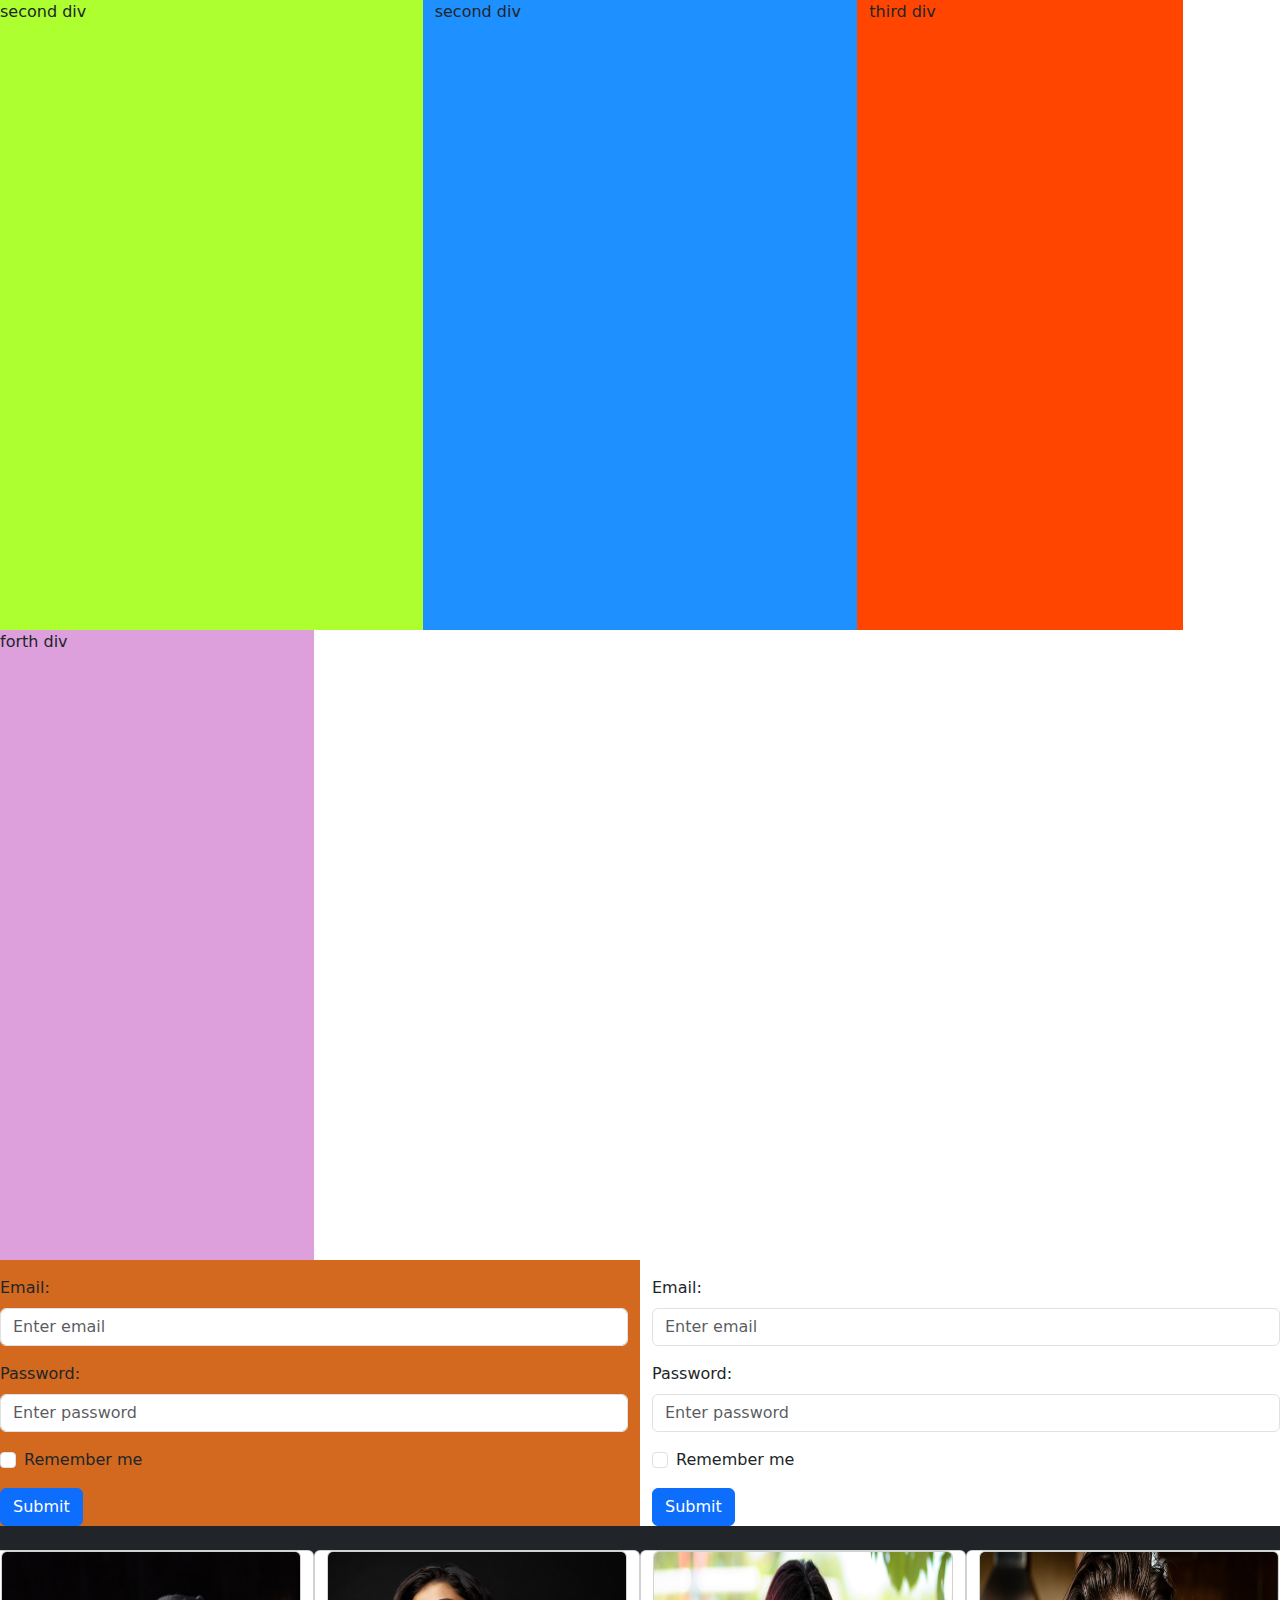
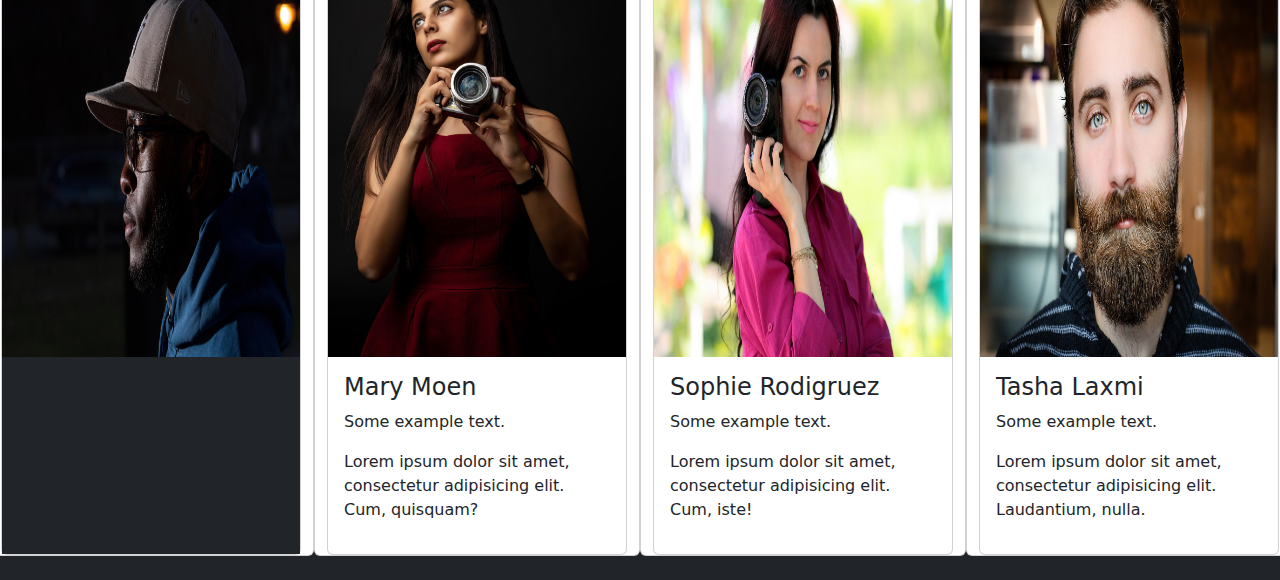
<file: bootstrapgrid.html>
<!DOCTYPE html>
<html lang="en">
<head>
    <meta charset="UTF-8">
    <title>Bootstrap-Grid</title>
    <link rel="stylesheet" href="https://cdn.jsdelivr.net/npm/bootstrap@5.3.6/dist/css/bootstrap.min.css">
    <link rel="stylesheet" href="assets/css/main.css">
    <style>
      .first{
          background-color: greenyellow;
          height: 70vh;
      }
      .second{
          background-color: dodgerblue;
          height: 70vh;
      }
      .third{
          background-color: orangered;
          height: 70vh;
      }
      .forth{
          background-color: plum;
          height: 70vh;
      }
    </style>
</head>
<body>
<div class="row">

    <div class="col-3 col-sm-3 col-md-2 col-lg-3 col-xl-4 col-xxl-2 first" >
    <p>second div</p>
    </div>

    <div class="col-3 col-sm-3 col-md-2 col-lg-3 col-xl-4 col-xxl-3 second" >
    <p>second div</p>
        </div>

    <div class="col-3 col-sm-4 col-md-4 col-lg-2 col-xl-3 col-xxl-3 third">
    <p>third div</p>
    </div>

    <div class="col-3 col-sm-2 col-md-4 col-lg-4 col-xl-3 col-xxl-4 forth">
        <p>forth div</p>

    </div>

</div>

<div class="row">

    <div class="col-6 col-sm-7 col-md-8 col-lg-3 col-xl-6 col-xxl-7" style="background-color: chocolate">
         <form action="/action_page.php">
  <div class="mb-3 mt-3">
    <label for="email" class="form-label">Email:</label>
    <input type="email" class="form-control" id="email" placeholder="Enter email" name="email">
  </div>
  <div class="mb-3">
    <label for="pwd" class="form-label">Password:</label>
    <input type="password" class="form-control" id="pwd" placeholder="Enter password" name="pswd">
  </div>
  <div class="form-check mb-3">
    <label class="form-check-label">
      <input class="form-check-input" type="checkbox" name="remember"> Remember me
    </label>
  </div>
  <button type="submit" class="btn btn-primary">Submit</button>
</form>
    </div>
    <div class="col-6 col-sm-5 col-md-4 col-lg-9 col-xl-6 col-xxl-5">
         <form action="/action_page.php">
  <div class="mb-3 mt-3">
    <label for="email" class="form-label">Email:</label>
    <input type="email" class="form-control" id="email" placeholder="Enter email" name="email">
  </div>
  <div class="mb-3">
    <label for="pwd" class="form-label">Password:</label>
    <input type="password" class="form-control" id="pwd" placeholder="Enter password" name="pswd">
  </div>
  <div class="form-check mb-3">
    <label class="form-check-label">
      <input class="form-check-input" type="checkbox" name="remember"> Remember me
    </label>
  </div>
  <button type="submit" class="btn btn-primary">Submit</button>
</form>
    </div>

</div>

<div class="row  justify-content-center bg-dark py-4">
     <div class="col-5 col-sm-3 col-md-3 col-lg-3 col-xl-3 col-xxl-3 card" >
   <div class="card" style="width: 100%">
  <img class="card-img-top" src="assets/images/portrait.jpg" alt="Card image">
  <div class="card-body bg-dark">
    <h4 class="card-title">John Doe</h4>
    <p class="card-text">Some example text.</p>
   <p>Lorem ipsum dolor sit amet, consectetur adipisicing elit. Maxime, recusandae.</p>
  </div>
</div>
     </div>
     <div class="col-3 col-sm-3 col-md-3 col-lg-3 col-xl-3 col-xxl-3 card" >
     <div class="card" style="width: 100%">
  <img class="card-img-top" src="assets/images/fashion.jpg" alt="Card image">
  <div class="card-body">
    <h4 class="card-title">Mary Moen</h4>
    <p class="card-text">Some example text.</p>
    <p>Lorem ipsum dolor sit amet, consectetur adipisicing elit. Cum, quisquam?</p>
  </div>
</div>
     </div>

      <div class="col-2 col-sm-3 col-md-3 col-lg-3 col-xl-3 col-xxl-3 card" >
           <div class="card" style="width: 100%">
  <img class="card-img-top" src="assets/images/photographer.jpg" alt="Card image">
  <div class="card-body">
    <h4 class="card-title">Sophie Rodigruez</h4>
    <p class="card-text">Some example text.</p>
    <p>Lorem ipsum dolor sit amet, consectetur adipisicing elit. Cum, iste!</p>
  </div>
</div>
     </div>

<div class="col-2 col-sm-3 col-md-3 col-lg-3 col-xl-3 col-xxl-3 card" >
           <div class="card" style="width: 100%">
  <img class="card-img-top" src="assets/images/beard.jpg" alt="Card image">
  <div class="card-body">
    <h4 class="card-title">Tasha Laxmi</h4>
    <p class="card-text">Some example text.</p>
  <p>Lorem ipsum dolor sit amet, consectetur adipisicing elit. Laudantium, nulla.</p>
  </div>
</div>
     </div>




</div>

<script src="https://cdn.jsdelivr.net/npm/bootstrap@5.3.6/dist/js/bootstrap.bundle.min.js"></script>
</body>

</html>
</file>
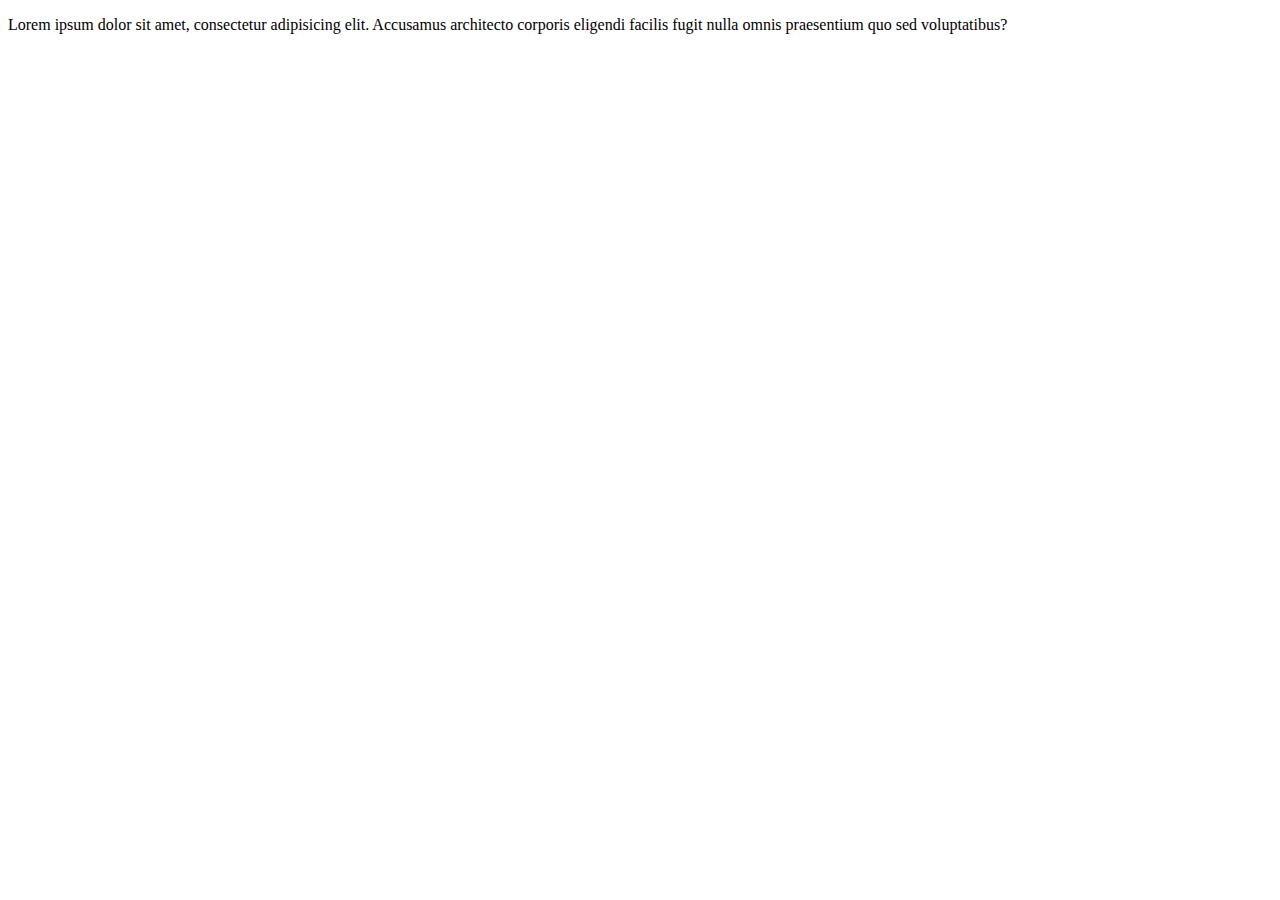
<file: newfile.html>
<!DOCTYPE html>
<html lang="en">
<head>
    <meta charset="UTF-8">
    <title>Title</title>
</head>
<body>
<p>Lorem ipsum dolor sit amet, consectetur adipisicing elit.
    Accusamus architecto corporis eligendi facilis fugit nulla
    omnis praesentium quo sed voluptatibus?
</p>
</body>
</html>
</file>
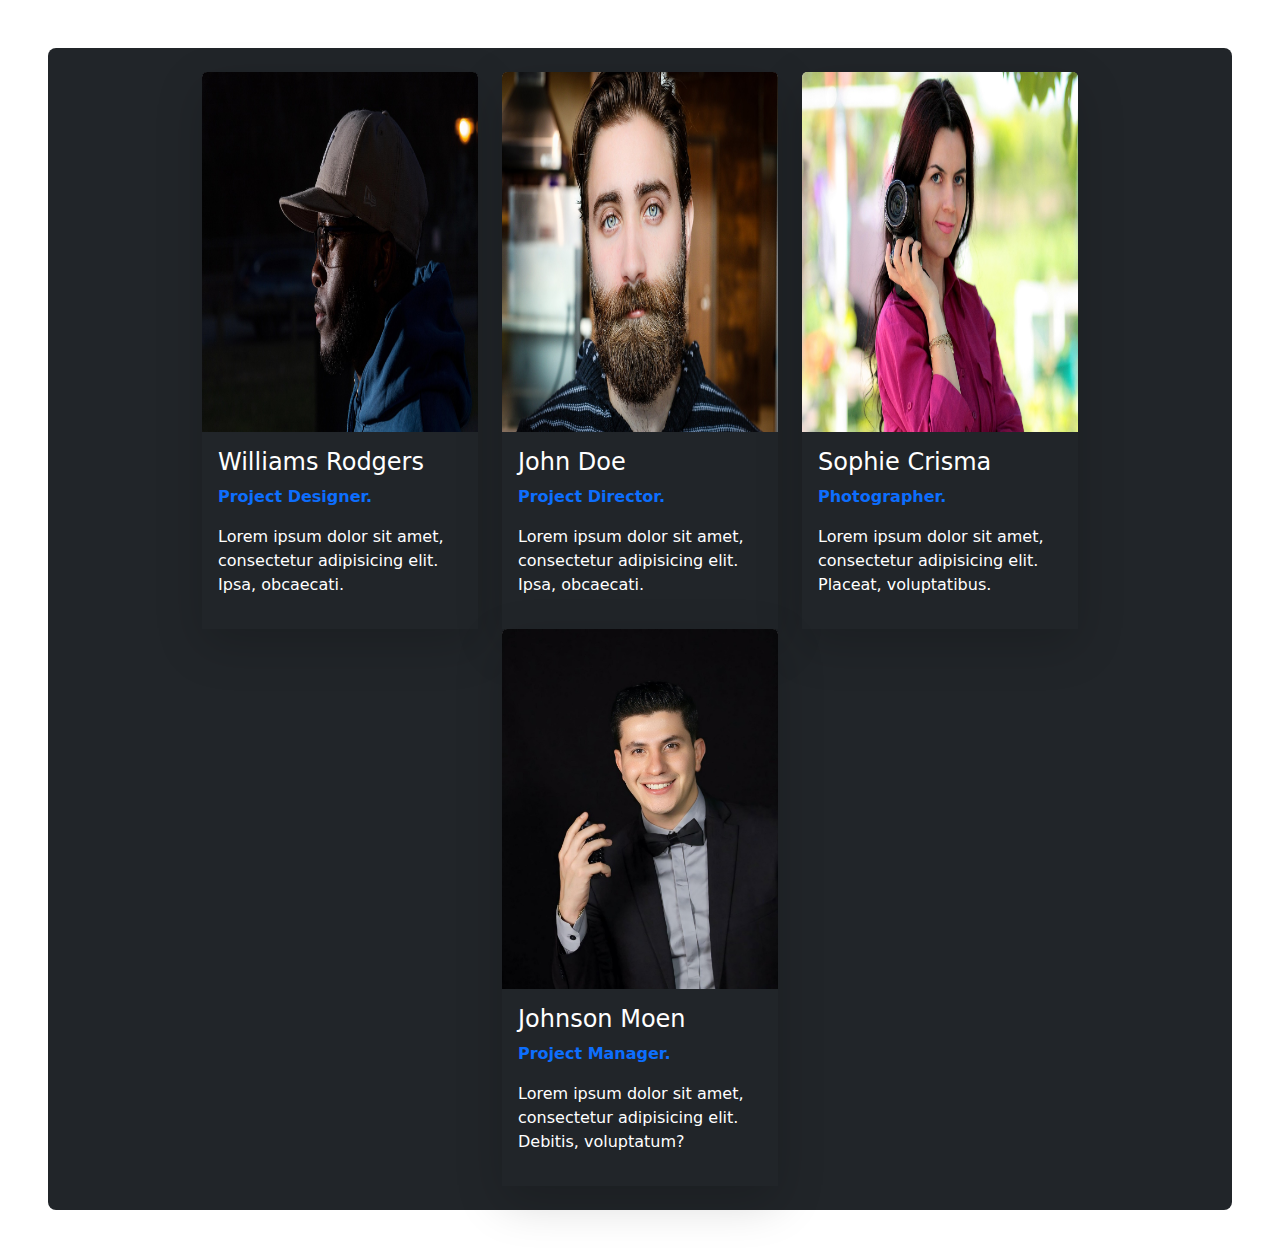
<file: ourteam.html>
<!DOCTYPE html>
<html lang="en">
<head>
    <meta charset="UTF-8">
    <title>Our Team</title>
    <link rel="stylesheet" href="https://cdn.jsdelivr.net/npm/bootstrap@5.3.6/dist/css/bootstrap.min.css">
    <style>
        .card-img-top{
            height: 40vh;
        }
        .card-div{
            width: 300px;
        }


    </style>
</head>
<body>
<div class="row justify-content-center bg-dark py-4 rounded-3 m-5">
<div class="col-md-3 card-div">
    <div class="card shadow-lg border-0" style="width:100%">
  <img class="card-img-top" src="assets/images/portrait.jpg" alt="Card image">
   <div class="card-body bg-dark">
    <h4 class="card-title text-white">Williams Rodgers</h4>
    <p class="card-text text-primary fw-bold">Project Designer.</p>
    <p class="text-white">Lorem ipsum dolor sit amet, consectetur adipisicing elit. Ipsa, obcaecati.</p>
  </div>
  </div>
</div>

<div class="col-md-3 card-div">
    <div class="card shadow-lg border-0" style="width:100%">
  <img class="card-img-top" src="assets/images/beard.jpg" alt="Card image">
  <div class="card-body bg-dark">
    <h4 class="card-title text-white">John Doe</h4>
    <p class="card-text text-primary fw-bold">Project Director.</p>
    <p class="text-white">Lorem ipsum dolor sit amet, consectetur adipisicing elit. Ipsa, obcaecati.</p>
  </div>
</div>
</div>

<div class="col-md-3 card-div">
    <div class="card shadow-lg border-0" style="width:100%">
  <img class="card-img-top" src="assets/images/photographer.jpg" alt="Card image">
  <div class="card-body bg-dark">
    <h4 class="card-title text-white">Sophie Crisma</h4>
    <p class="card-text text-primary fw-bold">Photographer.</p>
   <p class="text-white">Lorem ipsum dolor sit amet, consectetur adipisicing elit. Placeat, voluptatibus.</p>
  </div>
</div>
</div>

<div class="col-md-3 card-div">
    <div class="card shadow-lg border-0" style="width:100%">
  <img class="card-img-top" src="assets/images/man.jpg" alt="Card image">
  <div class="card-body bg-dark">
    <h4 class="card-title text-white">Johnson Moen</h4>
    <p class="card-text text-primary fw-bold">Project Manager.</p>
  <p class="text-white">Lorem ipsum dolor sit amet, consectetur adipisicing elit. Debitis, voluptatum?</p>
  </div>
</div>
</div>

</div>



<script src="https://cdn.jsdelivr.net/npm/bootstrap@5.3.6/dist/js/bootstrap.bundle.min.js"></script>
</body>
</html>
</file>
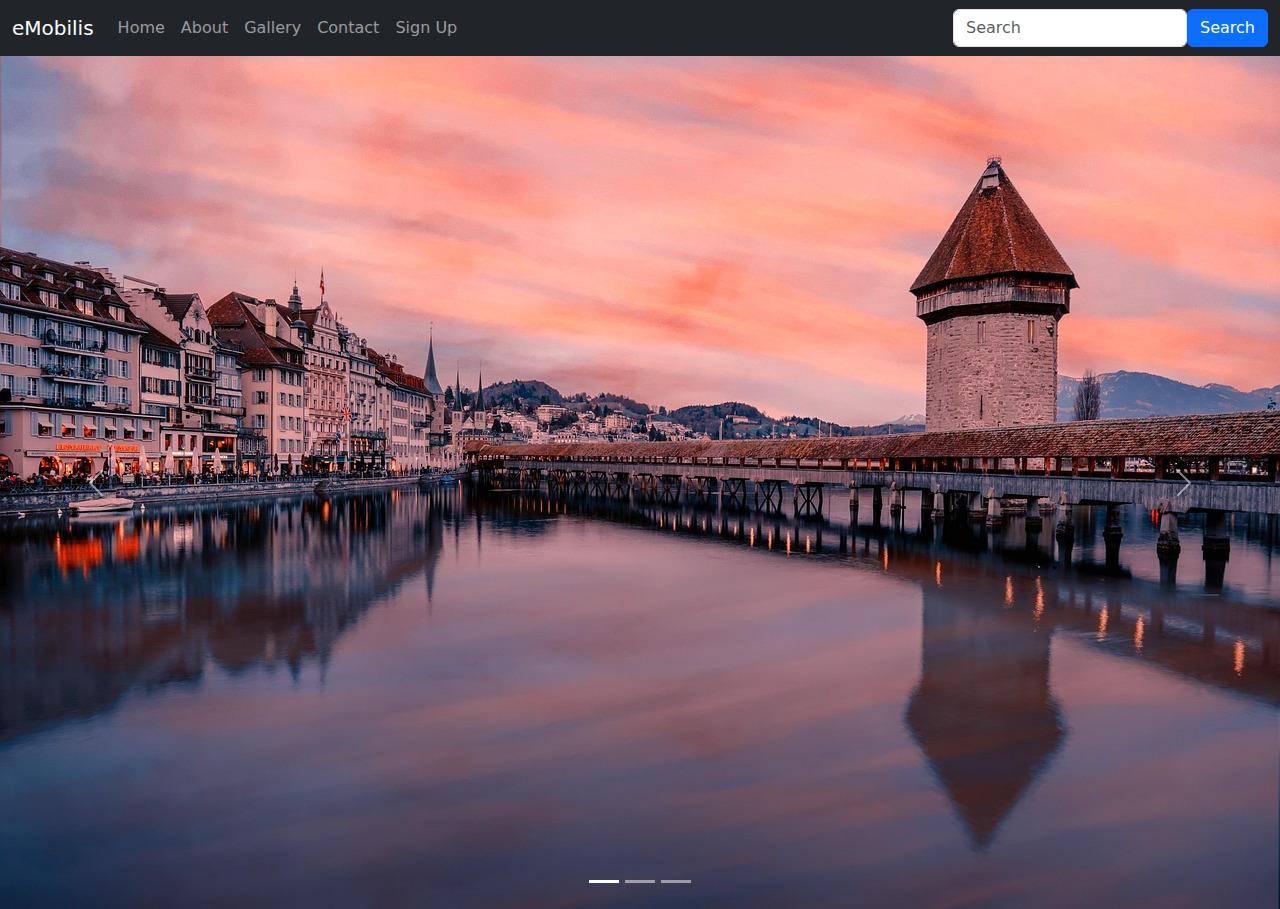
<file: signup.html>
<!DOCTYPE html>
<html lang="en">
<head>
    <meta charset="UTF-8">
    <title>Sign Up</title>
    <link rel="stylesheet" href="https://cdn.jsdelivr.net/npm/bootstrap@5.3.6/dist/css/bootstrap.min.css">
    <link rel="stylesheet" href="assets/css/main.css">
</head>
<body>
 <nav class="navbar navbar-expand-sm navbar-dark bg-dark">
  <div class="container-fluid">
    <a class="navbar-brand" href="javascript:void(0)">eMobilis</a>
    <button class="navbar-toggler" type="button" data-bs-toggle="collapse" data-bs-target="#mynavbar">
      <span class="navbar-toggler-icon"></span>
    </button>
    <div class="collapse navbar-collapse" id="mynavbar">
      <ul class="navbar-nav me-auto">
        <li class="nav-item">
          <a class="nav-link" href="javascript:void(0)">Home</a>
        </li>
        <li class="nav-item">
          <a class="nav-link" href="javascript:void(0)">About</a>
        </li>
           <li class="nav-item">
          <a class="nav-link" href="javascript:void(0)">Gallery</a>
        </li>

        <li class="nav-item">
          <a class="nav-link" href="javascript:void(0)">Contact</a>
        </li>
          <li class="nav-item">
          <a class="nav-link" href="javascript:void(0)">Sign Up</a>
        </li>


      </ul>
      <form class="d-flex">
        <label>
          <input class="form-control me-2" type="text" placeholder="Search">
        </label>
        <button class="btn btn-primary" type="button">Search</button>
      </form>
    </div>
  </div>
</nav>
 <!-- Carousel -->
<div id="demo" class="carousel slide" data-bs-ride="carousel">

  <!-- Indicators/dots -->
  <div class="carousel-indicators">
    <button type="button" data-bs-target="#demo" data-bs-slide-to="0" class="active"></button>
    <button type="button" data-bs-target="#demo" data-bs-slide-to="1"></button>
    <button type="button" data-bs-target="#demo" data-bs-slide-to="2"></button>
  </div>

  <!-- The slideshow/carousel -->
  <div class="carousel-inner">
    <div class="carousel-item active">
      <img src="assets/images/europe.jpg" alt="Los Angeles" class="d-block w-100">
    </div>
    <div class="carousel-item">
      <img src="assets/images/sea.jpg" alt="Chicago" class="d-block w-100">
    </div>
    <div class="carousel-item">
      <img src="assets/images/waterfall.jpg" alt="New York" class="d-block w-100">
    </div>
  </div>

  <!-- Left and right controls/icons -->
  <button class="carousel-control-prev" type="button" data-bs-target="#demo" data-bs-slide="prev">
    <span class="carousel-control-prev-icon"></span>
  </button>
  <button class="carousel-control-next" type="button" data-bs-target="#demo" data-bs-slide="next">
    <span class="carousel-control-next-icon"></span>
  </button>
</div>

<script src="https://cdn.jsdelivr.net/npm/bootstrap@5.3.6/dist/js/bootstrap.bundle.min.js"></script>
</body>
</html>
</file>
<file: assets/css/main.css>
/*img{*/
/*    margin: 30px;*/
/*    height: 650px;*/
/*    border: none;*/
/*    max-width: 1550px;*/
/*    padding:8px 20px;*/

.card-img-top{
    height: 45vh;
}
</file>
